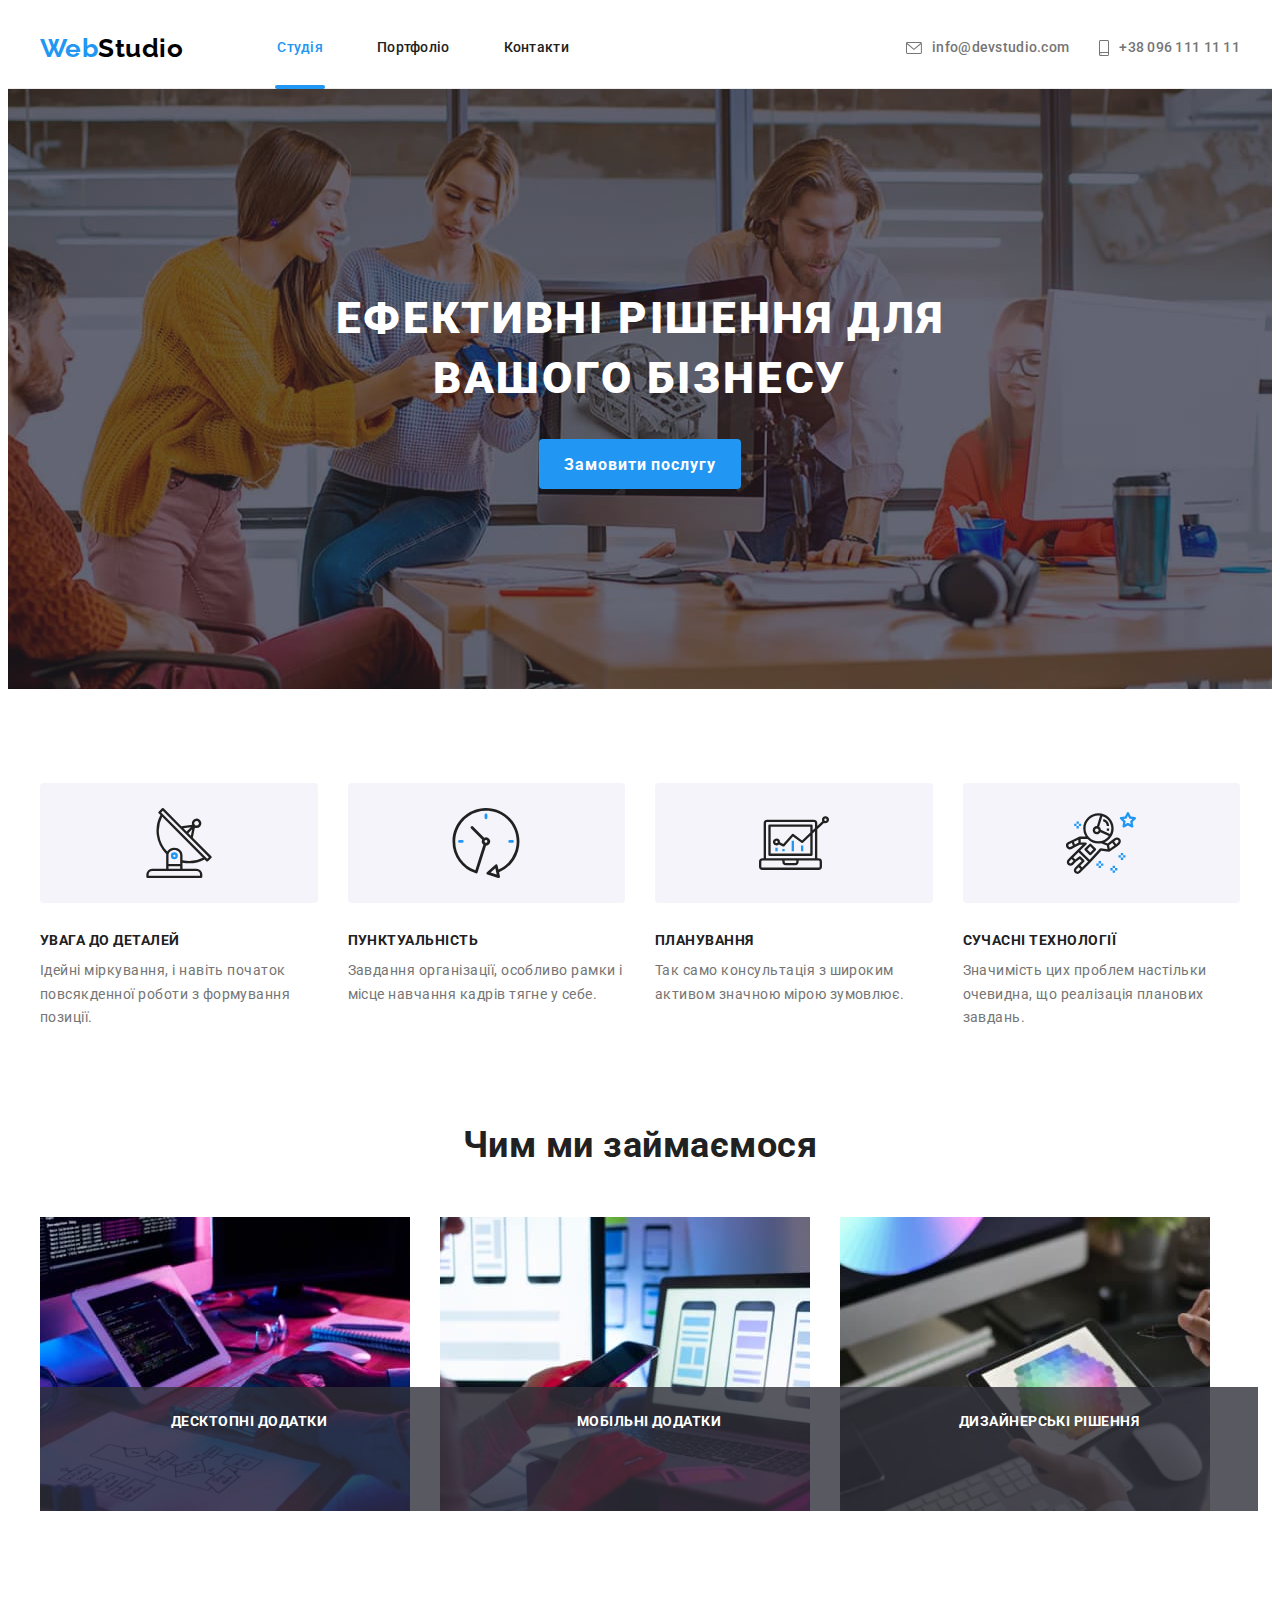
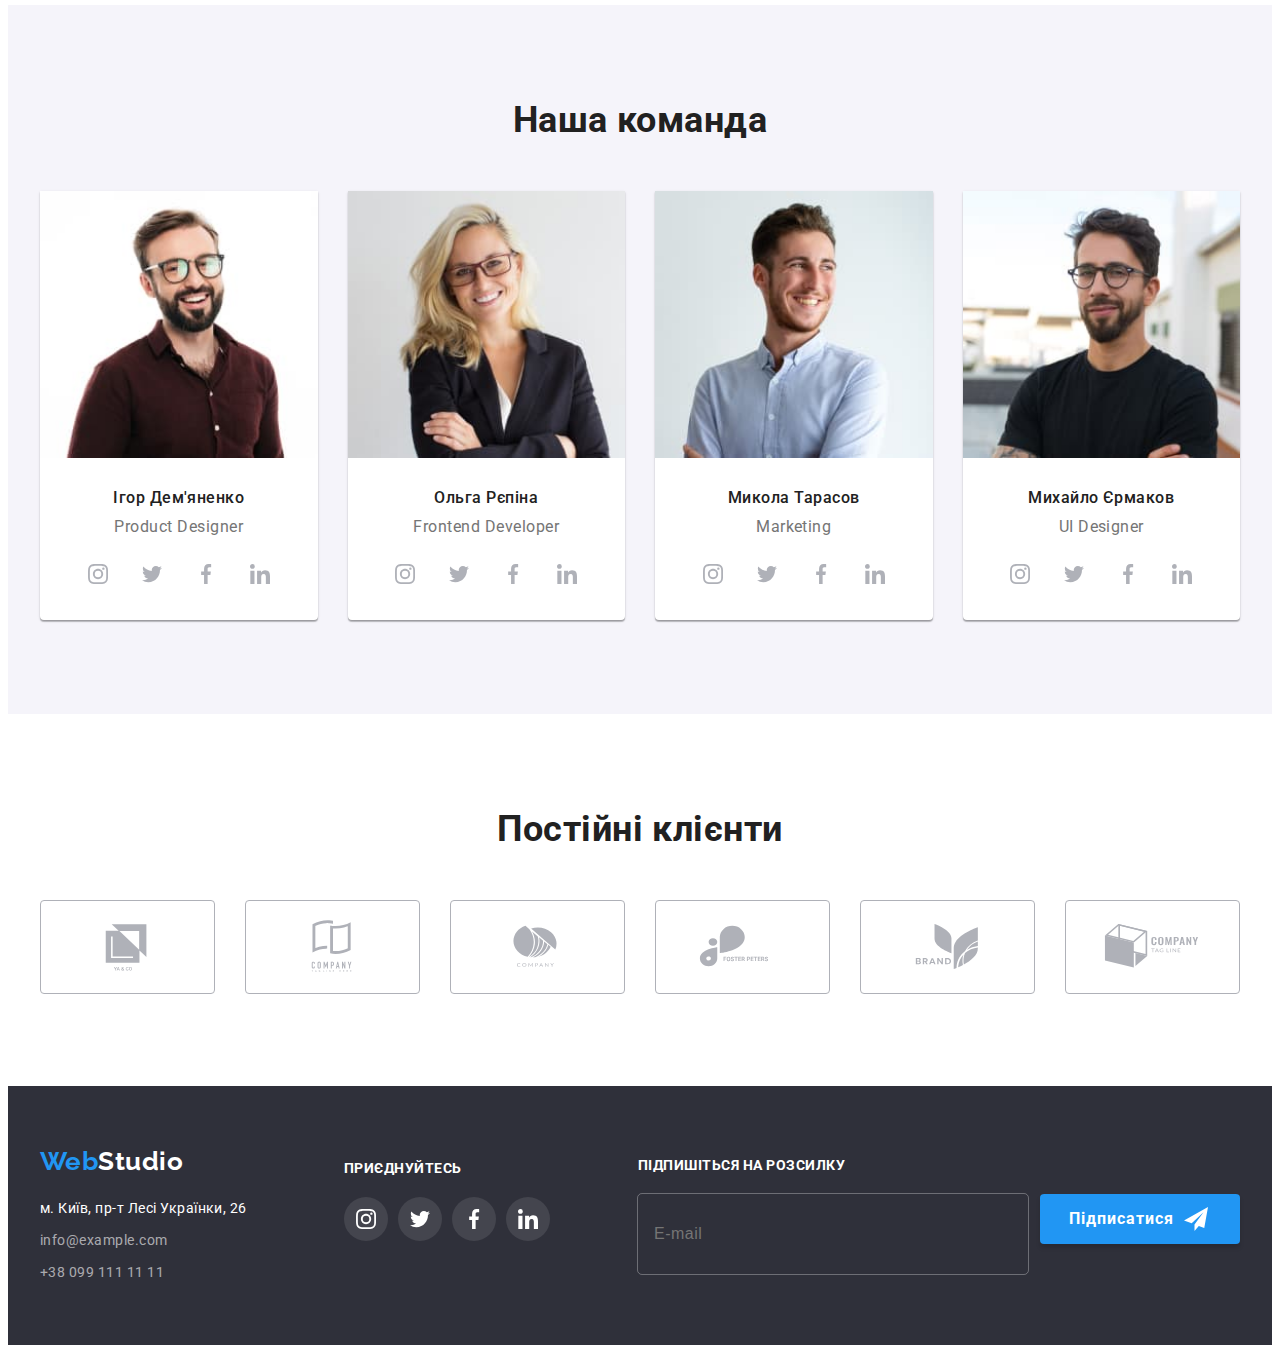
<file: index.html>
<!DOCTYPE html>
<html lang="uk">
	<head>
		<meta charset="UTF-8" />
		<meta http-equiv="X-UA-Compatible" content="IE=edge" />
		<meta name="viewport" content="width=device-width, initial-scale=1.0" />
		<title>WebStudio</title>
		<!-- css-normalize -->
		<link
			rel="stylesheet"
			href="https://cdnjs.cloudflare.com/ajax/libs/modern-normalize/1.1.0/modern-normalize.min.css"
			integrity="sha512-wpPYUAdjBVSE4KJnH1VR1HeZfpl1ub8YT/NKx4PuQ5NmX2tKuGu6U/JRp5y+Y8XG2tV+wKQpNHVUX03MfMFn9Q=="
			crossorigin="anonymous"
			referrerpolicy="no-referrer"
		/>
		<!-- css styles -->
		<link rel="stylesheet" href="./css/main.min.css" />
		<!-- fonts -->
		<link rel="preconnect" href="https://fonts.googleapis.com" />
		<link rel="preconnect" href="https://fonts.gstatic.com" crossorigin />
		<link
			href="https://fonts.googleapis.com/css2?family=Raleway:wght@700&family=Roboto:wght@400;500;700;900&display=swap"
			rel="stylesheet"
		/>
	</head>

	<body>
		<header class="header">
			<!-- navigation -->
			<div class="container header__container">
				<nav class="header__navigation navigation">
					<!-- logo -->
					<a href="./index.html" class="logo link" lang="en">Web<span class="logo__decor--dark">Studio</span></a>
					<!-- mob-menu-button -->
					<button class="menu-btn" type="button" aria-expanded="false" aria-controls="menu-container" data-menu-button>
						<svg class="menu-btn__svg" width="40" height="40" aria-label="Кнопка мобільного меню">
							<use class="menu-btn__icon-open" href="./img/icons.svg#icon-menu-open"></use>
							<use class="menu-btn__icon-close" href="./img/icons.svg#icon-menu-close"></use>
						</svg>
					</button>
					<!-- menu-content -->
					<div class="menu-backdrop" data-menu-backdrop>
						<div class="menu-container" id="menu-container" data-menu>
							<!-- header navigation -->
							<ul class="menu header__menu list">
								<li class="menu__item"><a class="menu__link link current" href="./index.html">Студія</a></li>
								<li class="menu__item"><a class="menu__link link" href="./portfolio.html">Портфоліо</a></li>
								<li class="menu__item"><a class="menu__link link" href="#">Контакти</a></li>
							</ul>

							<div class="header__cont-soc-wrap">
								<!-- header contacts -->
								<ul class="contacts header__contacts list">
									<li class="contacts__item">
										<a class="contacts__link-tel link" href="tel:+380961111111">
											<svg class="contacts__tel-icon" width="10" height="16">
												<use href="./img/icons.svg#icon-smartphone"></use></svg
											>+38 096 111 11 11
										</a>
									</li>
									<li class="contacts__item">
										<a class="contacts__link-mail link" href="mailto:info@devstudio.com">
											<svg class="contacts__mail-icon" width="16" height="12">
												<use href="./img/icons.svg#icon-mail"></use>
											</svg>
											info@devstudio.com</a
										>
									</li>
								</ul>
								<!-- soc-links -->
								<ul class="soc-list header__soc-list list">
									<li class="soc-list__item"><a class="soc-list__link link" href="#">Instagram</a></li>
									<li class="soc-list__item"><a class="soc-list__link link" href="#">Twitter</a></li>
									<li class="soc-list__item"><a class="soc-list__link link" href="#">Facebook</a></li>
									<li class="soc-list__item"><a class="soc-list__link link" href="#">LinkedIn</a></li>
								</ul>
							</div>
						</div>
					</div>
				</nav>
			</div>
		</header>

		<main>
			<!-- hero -->
			<section class="hero">
				<div class="container">
					<h1 class="hero__title">Ефективні рішення для вашого бізнесу</h1>
					<button class="hero__btn btn" type="button" data-modal-open>Замовити послугу</button>
				</div>
			</section>
			<!-- benefits -->
			<section class="benefits section">
				<div class="container">
					<h2 class="visually-hidden">Особливості</h2>
					<ul class="pic-list list">
						<li class="pic-list__item">
							<div class="pic-list__svg-wrap">
								<svg width="70" height="70">
									<use href="./img/icons.svg#icon-antenna"></use>
								</svg>
							</div>
							<h3 class="pic-list__title">Увага до деталей</h3>
							<p class="pic-list__description">
								Ідейні міркування, і навіть початок повсякденної роботи з формування позиції.
							</p>
						</li>
						<li class="pic-list__item">
							<div class="pic-list__svg-wrap">
								<svg width="70" height="70">
									<use href="./img/icons.svg#icon-clock"></use>
								</svg>
							</div>
							<h3 class="pic-list__title">Пунктуальність</h3>
							<p class="pic-list__description">
								Завдання організації, особливо рамки і місце навчання кадрів тягне у себе.
							</p>
						</li>
						<li class="pic-list__item">
							<div class="pic-list__svg-wrap">
								<svg width="70" height="70">
									<use href="./img/icons.svg#icon-diagram"></use>
								</svg>
							</div>
							<h3 class="pic-list__title">Планування</h3>
							<p class="pic-list__description">Так само консультація з широким активом значною мірою зумовлює.</p>
						</li>
						<li class="pic-list__item">
							<div class="pic-list__svg-wrap">
								<svg width="70" height="70">
									<use href="./img/icons.svg#icon-astronaut"></use>
								</svg>
							</div>
							<h3 class="pic-list__title">Сучасні технології</h3>
							<p class="pic-list__description">
								Значимість цих проблем настільки очевидна, що реалізація планових завдань.
							</p>
						</li>
					</ul>
				</div>
			</section>
			<!-- workflow photos -->
			<section class="workflow section">
				<div class="container">
					<h2 class="section-title">Чим ми займаємося</h2>
					<ul class="photo-list list">
						<li class="photo-list__item">
							<img
								srcset="./img/workflow-1-desc.jpg 1x, ./img/workflow-1-desc-2x.jpg 2x"
								src="./img/workflow-1-desc.jpg"
								alt="людина пише код за комп'ютером"
								width="370"
								height="294"
							/>
							<p class="photo-list__description">Десктопні додатки</p>
						</li>
						<li class="photo-list__item">
							<img
								srcset="./img/workflow-2-desc.jpg 1x, ./img/workflow-2-desc-2x.jpg 2x"
								src="./img/workflow-2-desc.jpg"
								alt="людина працює над мобільним додатком"
								width="370"
								height="294"
							/>
							<p class="photo-list__description">Мобільні додатки</p>
						</li>
						<li class="photo-list__item">
							<img
								srcset="./img/workflow-3-desc.jpg 1x, ./img/workflow-3-desc-2x.jpg 2x"
								src="./img/workflow-3-desc.jpg"
								alt="людина тримає планшет з відкритою палітрою"
								width="370"
								height="294"
							/>
							<p class="photo-list__description">Дизайнерські рішення</p>
						</li>
					</ul>
				</div>
			</section>
			<!-- team -->
			<section class="team section">
				<div class="container">
					<h2 class="section-title">Наша команда</h2>
					<ul class="cards list">
						<li class="cards__item">
							<picture>
								<source
									srcset="./img/team-img-1-desc.jpg 1x, ./img/team-img-1-desc-2x.jpg 2x"
									media="(min-width: 1200px)"
								/>
								<source
									srcset="./img/team-img-1-tab.jpg 1x, ./img/team-img-1-tab-2x.jpg 2x"
									media="(min-width: 768px)"
								/>
								<source
									srcset="./img/team-img-1-mob.jpg 1x, ./img/team-img-1-mob-2x.jpg 2x"
									media="(max-width: 767px)"
								/>
								<img src="./img/team-img-1-mob.jpg" alt="фото команди" width="450" height="460" />
							</picture>

							<div class="cards__wrap">
								<h3 class="cards__title">Ігор Дем'яненко</h3>
								<p class="cards__description" lang="en">Product Designer</p>
								<ul class="socials list">
									<li class="socials__item">
										<a href="#" class="socials__link socials__link--light-bg link">
											<svg class="socials__icon" width="20" height="20">
												<use href="./img/icons.svg#icon-instagram"></use>
											</svg>
										</a>
									</li>
									<li class="socials__item">
										<a href="#" class="socials__link socials__link--light-bg link">
											<svg class="socials__icon" width="20" height="20">
												<use href="./img/icons.svg#icon-twitter"></use></svg
										></a>
									</li>
									<li class="socials__item">
										<a href="#" class="socials__link socials__link--light-bg link">
											<svg class="socials__icon" width="20" height="20">
												<use href="./img/icons.svg#icon-facebook"></use></svg
										></a>
									</li>
									<li class="socials__item">
										<a href="#" class="socials__link socials__link--light-bg link">
											<svg class="socials__icon" width="20" height="20">
												<use href="./img/icons.svg#icon-linkedin"></use></svg
										></a>
									</li>
								</ul>
							</div>
						</li>
						<li class="cards__item">
							<picture>
								<source
									srcset="./img/team-img-2-desc.jpg 1x, ./img/team-img-2-desc-2x.jpg 2x"
									media="(min-width: 1200px)"
								/>
								<source
									srcset="./img/team-img-2-tab.jpg 1x, ./img/team-img-2-tab-2x.jpg 2x"
									media="(min-width: 768px)"
								/>
								<source
									srcset="./img/team-img-2-mob.jpg 1x, ./img/team-img-2-mob-2x.jpg 2x"
									media="(max-width: 767px)"
								/>
								<img src="./img/team-img-2-mob.jpg" alt="фото команди" width="450" height="460" />
							</picture>

							<div class="cards__wrap">
								<h3 class="cards__title">Ольга Рєпіна</h3>
								<p class="cards__description" lang="en">Frontend Developer</p>
								<ul class="socials list">
									<li class="socials__item">
										<a href="#" class="socials__link socials__link--light-bg link">
											<svg class="socials__icon" width="20" height="20">
												<use href="./img/icons.svg#icon-instagram"></use>
											</svg>
										</a>
									</li>
									<li class="socials__item">
										<a href="#" class="socials__link socials__link--light-bg link">
											<svg class="socials__icon" width="20" height="20">
												<use href="./img/icons.svg#icon-twitter"></use></svg
										></a>
									</li>
									<li class="socials__item">
										<a href="#" class="socials__link socials__link--light-bg link">
											<svg class="socials__icon" width="20" height="20">
												<use href="./img/icons.svg#icon-facebook"></use></svg
										></a>
									</li>
									<li class="socials__item">
										<a href="#" class="socials__link socials__link--light-bg link">
											<svg class="socials__icon" width="20" height="20">
												<use href="./img/icons.svg#icon-linkedin"></use></svg
										></a>
									</li>
								</ul>
							</div>
						</li>
						<li class="cards__item">
							<picture>
								<source
									srcset="./img/team-img-3-desc.jpg 1x, ./img/team-img-3-desc-2x.jpg 2x"
									media="(min-width: 1200px)"
								/>
								<source
									srcset="./img/team-img-3-tab.jpg 1x, ./img/team-img-3-tab-2x.jpg 2x"
									media="(min-width: 768px)"
								/>
								<source
									srcset="./img/team-img-3-mob.jpg 1x, ./img/team-img-3-mob-2x.jpg 2x"
									media="(max-width: 767px)"
								/>
								<img src="./img/team-img-3-mob.jpg" alt="фото команди" width="450" height="460" />
							</picture>

							<div class="cards__wrap">
								<h3 class="cards__title">Микола Тарасов</h3>
								<p class="cards__description" lang="en">Marketing</p>
								<ul class="socials list">
									<li class="socials__item">
										<a href="#" class="socials__link socials__link--light-bg link">
											<svg class="socials__icon" width="20" height="20">
												<use href="./img/icons.svg#icon-instagram"></use>
											</svg>
										</a>
									</li>
									<li class="socials__item">
										<a href="#" class="socials__link socials__link--light-bg link">
											<svg class="socials__icon" width="20" height="20">
												<use href="./img/icons.svg#icon-twitter"></use></svg
										></a>
									</li>
									<li class="socials__item">
										<a href="#" class="socials__link socials__link--light-bg link">
											<svg class="socials__icon" width="20" height="20">
												<use href="./img/icons.svg#icon-facebook"></use></svg
										></a>
									</li>
									<li class="socials__item">
										<a href="#" class="socials__link socials__link--light-bg link">
											<svg class="socials__icon" width="20" height="20">
												<use href="./img/icons.svg#icon-linkedin"></use></svg
										></a>
									</li>
								</ul>
							</div>
						</li>
						<li class="cards__item">
							<picture>
								<source
									srcset="./img/team-img-4-desc.jpg 1x, ./img/team-img-4-desc-2x.jpg 2x"
									media="(min-width: 1200px)"
								/>
								<source
									srcset="./img/team-img-4-tab.jpg 1x, ./img/team-img-4-tab-2x.jpg 2x"
									media="(min-width: 768px)"
								/>
								<source
									srcset="./img/team-img-4-mob.jpg 1x, ./img/team-img-4-mob-2x.jpg 2x"
									media="(max-width: 767px)"
								/>
								<img src="./img/team-img-4-mob.jpg" alt="фото команди" width="450" height="460" />
							</picture>
							<div class="cards__wrap">
								<h3 class="cards__title">Михайло Єрмаков</h3>
								<p class="cards__description" lang="en">UI Designer</p>
								<ul class="socials list">
									<li class="socials__item">
										<a href="#" class="socials__link socials__link--light-bg link">
											<svg class="socials__icon" width="20" height="20">
												<use href="./img/icons.svg#icon-instagram"></use>
											</svg>
										</a>
									</li>
									<li class="socials__item">
										<a href="#" class="socials__link socials__link--light-bg link">
											<svg class="socials__icon" width="20" height="20">
												<use href="./img/icons.svg#icon-twitter"></use></svg
										></a>
									</li>
									<li class="socials__item">
										<a href="#" class="socials__link socials__link--light-bg link">
											<svg class="socials__icon" width="20" height="20">
												<use href="./img/icons.svg#icon-facebook"></use></svg
										></a>
									</li>
									<li class="socials__item">
										<a href="#" class="socials__link socials__link--light-bg link">
											<svg class="socials__icon" width="20" height="20">
												<use href="./img/icons.svg#icon-linkedin"></use></svg
										></a>
									</li>
								</ul>
							</div>
						</li>
					</ul>
				</div>
			</section>
			<!-- clients -->
			<section class="clients section">
				<div class="container">
					<h2 class="section-title">Постійні клієнти</h2>
					<ul class="logos list">
						<li class="logos__item">
							<a href="" class="logos__link link">
								<svg class="logos__icon" width="106" height="60">
									<use href="./img/icons.svg#icon-client-logo1"></use>
								</svg>
							</a>
						</li>
						<li class="logos__item">
							<a href="" class="logos__link link">
								<svg class="logos__icon" width="106" height="60">
									<use href="./img/icons.svg#icon-client-logo2"></use>
								</svg>
							</a>
						</li>
						<li class="logos__item">
							<a href="" class="logos__link link">
								<svg class="logos__icon" width="106" height="60">
									<use href="./img/icons.svg#icon-client-logo3"></use>
								</svg>
							</a>
						</li>
						<li class="logos__item">
							<a href="" class="logos__link link">
								<svg class="logos__icon" width="106" height="60">
									<use href="./img/icons.svg#icon-client-logo4"></use>
								</svg>
							</a>
						</li>
						<li class="logos__item">
							<a href="" class="logos__link link">
								<svg class="logos__icon" width="106" height="60">
									<use href="./img/icons.svg#icon-client-logo5"></use>
								</svg>
							</a>
						</li>
						<li class="logos__item">
							<a href="" class="logos__link link">
								<svg class="logos__icon" width="106" height="60">
									<use href="./img/icons.svg#icon-client-logo6"></use>
								</svg>
							</a>
						</li>
					</ul>
				</div>
			</section>
		</main>

		<footer class="footer section">
			<div class="container footer__flex-wrap">
				<div class="footer__tablet-wrap">
					<!-- contacts and address -->
					<div class="footer__address-wrap">
						<!-- logo -->
						<a href="./index.html" class="logo link" lang="en">Web<span class="logo__decor--light">Studio</span></a>
						<!-- address & contacts -->
						<address class="address footer__address">
							<p class="address__text">м. Київ, пр-т Лесі Українки, 26</p>
							<ul class="address__list list">
								<li class="address__item">
									<a class="address__link link" href="mailto:info@example.com">info@example.com</a>
								</li>
								<li class="address__item">
									<a class="address__link link" href="tel:+380991111111">+38 099 111 11 11</a>
								</li>
							</ul>
						</address>
					</div>
					<!-- social links -->
					<div class="footer__soc-wrap">
						<b class="footer__soc-text">Приєднуйтесь</b>
						<ul class="socials list">
							<li class="socials__item">
								<a href="" class="socials__link socials__link--dark-bg link">
									<svg class="socials__icon" width="20" height="20">
										<use href="./img/icons.svg#icon-instagram"></use>
									</svg>
								</a>
							</li>
							<li class="socials__item">
								<a href="" class="socials__link socials__link--dark-bg link">
									<svg class="socials__icon" width="20" height="20">
										<use href="./img/icons.svg#icon-twitter"></use>
									</svg>
								</a>
							</li>
							<li class="socials__item">
								<a href="" class="socials__link socials__link--dark-bg link">
									<svg class="socials__icon" width="20" height="20">
										<use href="./img/icons.svg#icon-facebook"></use>
									</svg>
								</a>
							</li>
							<li class="socials__item">
								<a href="" class="socials__link socials__link--dark-bg link">
									<svg class="socials__icon" width="20" height="20">
										<use href="./img/icons.svg#icon-linkedin"></use>
									</svg>
								</a>
							</li>
						</ul>
					</div>
				</div>
				<!-- email input -->
				<div class="email footer__email">
					<b class="email__title">Підпишіться на розсилку</b>
					<form class="email__form" action="javascript:void(0);">
						<input class="email__input input" type="email" name="user-email" placeholder="E-mail" />
						<button class="email__btn btn" type="submit">
							Підписатися
							<svg class="email__icon" width="24" height="24">
								<use href="./img/icons.svg#icon-send"></use>
							</svg>
						</button>
					</form>
				</div>
			</div>
		</footer>

		<!-- modal -->
		<div class="backdrop is-hidden" data-backdrop>
			<div class="modal" data-modal>
				<button type="button" class="modal__close-btn" data-modal-close>
					<svg class="modal__svg" width="18" height="18">
						<use href="./img/icons.svg#icon-modal-close"></use>
					</svg>
				</button>
				<div class="content-wrap">
					<b class="modal__title">Залиште свої дані, ми вам передзвонимо</b>
					<form class="form" action="javascript:void(0);">
						<!-- form-inputs -->
						<ul class="form__list list">
							<!-- name -->
							<li class="form__item">
								<label for="user-name" class="form__label">Ім'я</label>
								<div class="form__input-wrap">
									<input class="form__input input" id="user-name" type="text" name="user-name" placeholder=" " />
									<svg class="form__icon" width="18" height="18">
										<use href="./img/icons.svg#icon-form-person"></use>
									</svg>
								</div>
							</li>
							<!-- tel -->
							<li class="form__item">
								<label for="user-tel" class="form__label">Телефон</label>
								<div class="form__input-wrap">
									<input
										class="form__input input"
										id="user-tel"
										type="tel"
										name="user-tel"
										minlength="10"
										placeholder=" "
										required
									/>
									<svg class="form__icon" width="18" height="18">
										<use href="./img/icons.svg#icon-form-phone"></use>
									</svg>
								</div>
							</li>
							<!-- email -->
							<li class="form__item">
								<label for="user-email" class="form__label">Пошта</label>
								<div class="form__input-wrap">
									<input
										class="form__input input"
										id="user-email"
										type="email"
										name="user-email"
										placeholder=" "
										required
									/>
									<svg class="form__icon" width="18" height="18">
										<use href="./img/icons.svg#icon-form-email"></use>
									</svg>
								</div>
							</li>
							<!-- feedback -->
							<li class="form__item">
								<label for="feedback" class="form__label">Коментар</label>
								<textarea
									class="form__feedback input"
									id="feedback"
									name="feedback"
									placeholder="Введіть текст"
								></textarea>
							</li>
						</ul>
						<!-- checkbox -->
						<div class="form__check-field">
							<input
								type="checkbox"
								name="user-policy"
								value="true"
								class="form__check-input visually-hidden"
								id="user-policy"
								required
							/>
							<label for="user-policy" class="form__check-text">
								<span class="form__check-svg-wrap"
									><svg class="form__check-icon" width="16" height="15">
										<use href="./img/icons.svg#icon-check"></use></svg
								></span>
								<span class="form__check-text-wrap">
									Погоджуюся з розсилкою та приймаю <a href="#" class="form__check-link"> Умови договору</a>
								</span>
							</label>
						</div>
						<!-- submit -->
						<div class="submit">
							<button type="submit" class="submit__btn">Відправити</button>
						</div>
					</form>
				</div>
			</div>
		</div>

		<script src="./js/menu.js"></script>
		<script src="./js/modal.js"></script>
	</body>
</html>
</file>
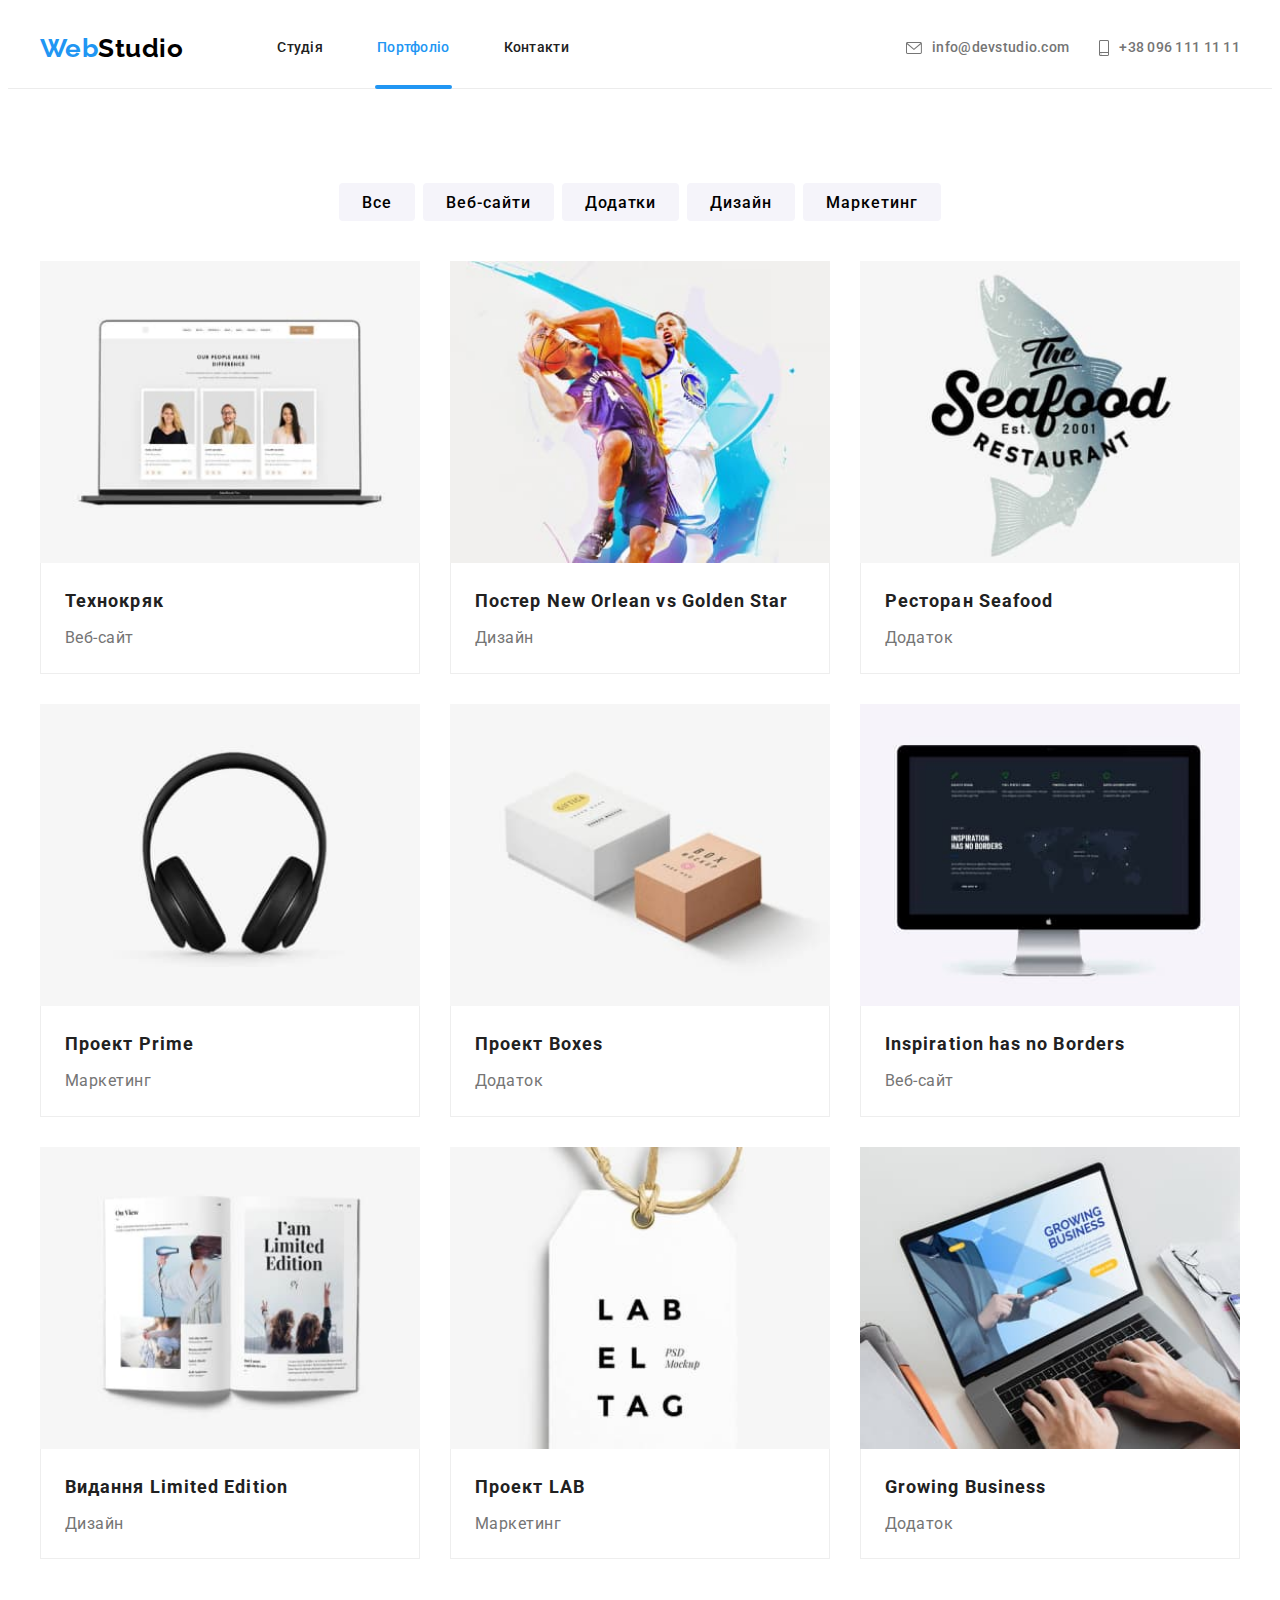
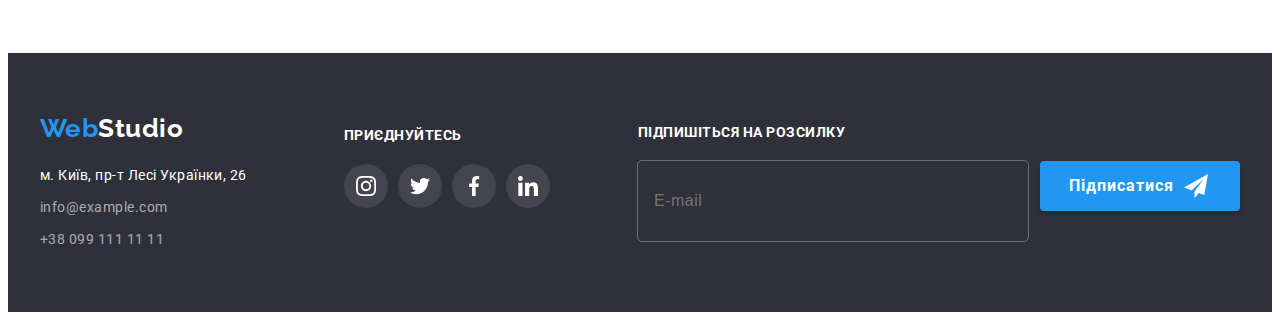
<file: portfolio.html>
<!DOCTYPE html>
<html lang="uk">
	<head>
		<meta charset="UTF-8" />
		<meta http-equiv="X-UA-Compatible" content="IE=edge" />
		<meta name="viewport" content="width=device-width, initial-scale=1.0" />
		<title>WebStudio</title>
		<!-- css-normalize -->
		<link
			rel="stylesheet"
			href="https://cdnjs.cloudflare.com/ajax/libs/modern-normalize/1.1.0/modern-normalize.min.css"
			integrity="sha512-wpPYUAdjBVSE4KJnH1VR1HeZfpl1ub8YT/NKx4PuQ5NmX2tKuGu6U/JRp5y+Y8XG2tV+wKQpNHVUX03MfMFn9Q=="
			crossorigin="anonymous"
			referrerpolicy="no-referrer"
		/>
		<!-- css styles -->
		<link rel="stylesheet" href="./css/main.min.css" />
		<!-- fonts -->
		<link rel="preconnect" href="https://fonts.googleapis.com" />
		<link rel="preconnect" href="https://fonts.gstatic.com" crossorigin />
		<link
			href="https://fonts.googleapis.com/css2?family=Raleway:wght@700&family=Roboto:wght@400;500;700;900&display=swap"
			rel="stylesheet"
		/>
	</head>

	<body>
		<header class="header">
			<!-- navigation -->
			<div class="container header__container">
				<nav class="header__navigation navigation">
					<!-- logo -->
					<a href="./index.html" class="logo link" lang="en">Web<span class="logo__decor--dark">Studio</span></a>
					<!-- mob-menu-button -->
					<button class="menu-btn" type="button" aria-expanded="false" aria-controls="menu-container" data-menu-button>
						<svg class="menu-btn__svg" width="40" height="40" aria-label="Кнопка мобільного меню">
							<use class="menu-btn__icon-open" href="./img/icons.svg#icon-menu-open"></use>
							<use class="menu-btn__icon-close" href="./img/icons.svg#icon-menu-close"></use>
						</svg>
					</button>
					<!-- menu-content -->
					<div class="menu-backdrop" data-menu-backdrop>
						<div class="menu-container" id="menu-container" data-menu>
							<!-- header navigation -->
							<ul class="menu header__menu list">
								<li class="menu__item"><a class="menu__link link" href="./index.html">Студія</a></li>
								<li class="menu__item"><a class="menu__link link current" href="./portfolio.html">Портфоліо</a></li>
								<li class="menu__item"><a class="menu__link link" href="#">Контакти</a></li>
							</ul>

							<div class="header__cont-soc-wrap">
								<!-- header contacts -->
								<ul class="contacts header__contacts list">
									<li class="contacts__item">
										<a class="contacts__link-tel link" href="tel:+380961111111">
											<svg class="contacts__tel-icon" width="10" height="16">
												<use href="./img/icons.svg#icon-smartphone"></use></svg
											>+38 096 111 11 11
										</a>
									</li>
									<li class="contacts__item">
										<a class="contacts__link-mail link" href="mailto:info@devstudio.com">
											<svg class="contacts__mail-icon" width="16" height="12">
												<use href="./img/icons.svg#icon-mail"></use>
											</svg>
											info@devstudio.com</a
										>
									</li>
								</ul>
								<!-- soc-links -->
								<ul class="soc-list header__soc-list list">
									<li class="soc-list__item"><a class="soc-list__link link" href="#">Instagram</a></li>
									<li class="soc-list__item"><a class="soc-list__link link" href="#">Twitter</a></li>
									<li class="soc-list__item"><a class="soc-list__link link" href="#">Facebook</a></li>
									<li class="soc-list__item"><a class="soc-list__link link" href="#">LinkedIn</a></li>
								</ul>
							</div>
						</div>
					</div>
				</nav>
			</div>
		</header>

		<main>
			<section class="portfolio section">
				<div class="container">
					<!-- invisible header -->
					<h1 class="visually-hidden">Портфолио</h1>
					<!-- portfolio filter -->
					<ul class="filter portfolio__filter list">
						<li class="filter__item"><button class="filter__btn" type="button">Все</button></li>
						<li class="filter__item"><button class="filter__btn" type="button">Веб-сайти</button></li>
						<li class="filter__item"><button class="filter__btn" type="button">Додатки</button></li>
						<li class="filter__item"><button class="filter__btn" type="button">Дизайн</button></li>
						<li class="filter__item"><button class="filter__btn" type="button">Маркетинг</button></li>
					</ul>

					<!-- portfolio -->
					<ul class="product-card list">
						<li class="product-card__item">
							<a href="#" class="product-card__link link">
								<div class="product-card__img-wrap">
									<picture>
										<source
											srcset="./img/product-1-desc.jpg 1x, ./img/product-1-desc-2x.jpg 2x"
											media="(min-width: 1200px)"
										/>
										<source
											srcset="./img/product-1-tab.jpg 1x, ./img/product-1-tab-2x.jpg 2x"
											media="(min-width: 768px)"
										/>
										<source
											srcset="./img/product-1-mob.jpg 1x, ./img/product-1-mob-2x.jpg 2x"
											media="(max-width: 767px)"
										/>
										<img src="./img/product-1-mob.jpg" alt="відкритий на ноубуці веб-сайт" width="450" height="294" />
									</picture>
									<p class="product-card__overlay-text">
										Ресурс пропонує комплексні пропозиції з різним рівнем функціоналу та сервісів. Все це дозволить
										відвідувачу отримати вичерпні відомості про компанію чи приватну особу.
									</p>
								</div>
								<div class="product-card__desc-wrap">
									<h2 class="product-card__title">Технокряк</h2>
									<p class="product-card__description">Веб-сайт</p>
								</div>
							</a>
						</li>
						<li class="product-card__item">
							<a href="#" class="product-card__link link">
								<div class="product-card__img-wrap">
									<picture>
										<source
											srcset="./img/product-2-desc.jpg 1x, ./img/product-2-desc-2x.jpg 2x"
											media="(min-width: 1200px)"
										/>
										<source
											srcset="./img/product-2-tab.jpg 1x, ./img/product-2-tab-2x.jpg 2x"
											media="(min-width: 768px)"
										/>
										<source
											srcset="./img/product-2-mob.jpg 1x, ./img/product-2-mob-2x.jpg 2x"
											media="(max-width: 767px)"
										/>
										<img src="./img/product-2-mob.jpg" alt="постер з баскетболістами" width="450" height="294" />
									</picture>
									<p class="product-card__overlay-text">
										Ресурс пропонує комплексні пропозиції з різним рівнем функціоналу та сервісів. Все це дозволить
										відвідувачу отримати вичерпні відомості про компанію чи приватну особу.
									</p>
								</div>
								<div class="product-card__desc-wrap">
									<h2 class="product-card__title">Постер New Orlean vs Golden Star</h2>
									<p class="product-card__description">Дизайн</p>
								</div>
							</a>
						</li>
						<li class="product-card__item">
							<a href="#" class="product-card__link link">
								<div class="product-card__img-wrap">
									<picture>
										<source
											srcset="./img/product-3-desc.jpg 1x, ./img/product-3-desc-2x.jpg 2x"
											media="(min-width: 1200px)"
										/>
										<source
											srcset="./img/product-3-tab.jpg 1x, ./img/product-3-tab-2x.jpg 2x"
											media="(min-width: 768px)"
										/>
										<source
											srcset="./img/product-3-mob.jpg 1x, ./img/product-3-mob-2x.jpg 2x"
											media="(max-width: 767px)"
										/>
										<img src="./img/product-3-mob.jpg" alt="логотип ресторану" width="450" height="294" />
									</picture>
									<p class="product-card__overlay-text">
										Ресурс пропонує комплексні пропозиції з різним рівнем функціоналу та сервісів. Все це дозволить
										відвідувачу отримати вичерпні відомості про компанію чи приватну особу.
									</p>
								</div>
								<div class="product-card__desc-wrap">
									<h2 class="product-card__title">Ресторан Seafood</h2>
									<p class="product-card__description">Додаток</p>
								</div>
							</a>
						</li>
						<li class="product-card__item">
							<a href="#" class="product-card__link link">
								<div class="product-card__img-wrap">
									<picture>
										<source
											srcset="./img/product-4-desc.jpg 1x, ./img/product-4-desc-2x.jpg 2x"
											media="(min-width: 1200px)"
										/>
										<source
											srcset="./img/product-4-tab.jpg 1x, ./img/product-4-tab-2x.jpg 2x"
											media="(min-width: 768px)"
										/>
										<source
											srcset="./img/product-4-mob.jpg 1x, ./img/product-4-mob-2x.jpg 2x"
											media="(max-width: 767px)"
										/>
										<img src="./img/product-4-mob.jpg" alt="чорні безпроводні навушники" width="450" height="294" />
									</picture>
									<p class="product-card__overlay-text">
										Ресурс пропонує комплексні пропозиції з різним рівнем функціоналу та сервісів. Все це дозволить
										відвідувачу отримати вичерпні відомості про компанію чи приватну особу.
									</p>
								</div>
								<div class="product-card__desc-wrap">
									<h2 class="product-card__title">Проект Prime</h2>
									<p class="product-card__description">Маркетинг</p>
								</div>
							</a>
						</li>
						<li class="product-card__item">
							<a href="#" class="product-card__link link">
								<div class="product-card__img-wrap">
									<picture>
										<source
											srcset="./img/product-5-desc.jpg 1x, ./img/product-5-desc-2x.jpg 2x"
											media="(min-width: 1200px)"
										/>
										<source
											srcset="./img/product-5-tab.jpg 1x, ./img/product-5-tab-2x.jpg 2x"
											media="(min-width: 768px)"
										/>
										<source
											srcset="./img/product-5-mob.jpg 1x, ./img/product-5-mob-2x.jpg 2x"
											media="(max-width: 767px)"
										/>
										<img src="./img/product-5-mob.jpg" alt="дві коробки" width="450" height="294" />
									</picture>
									<p class="product-card__overlay-text">
										Ресурс пропонує комплексні пропозиції з різним рівнем функціоналу та сервісів. Все це дозволить
										відвідувачу отримати вичерпні відомості про компанію чи приватну особу.
									</p>
								</div>
								<div class="product-card__desc-wrap">
									<h2 class="product-card__title">Проект Boxes</h2>
									<p class="product-card__description">Додаток</p>
								</div>
							</a>
						</li>
						<li class="product-card__item">
							<a href="#" class="product-card__link link">
								<div class="product-card__img-wrap">
									<picture>
										<source
											srcset="./img/product-6-desc.jpg 1x, ./img/product-6-desc-2x.jpg 2x"
											media="(min-width: 1200px)"
										/>
										<source
											srcset="./img/product-6-tab.jpg 1x, ./img/product-6-tab-2x.jpg 2x"
											media="(min-width: 768px)"
										/>
										<source
											srcset="./img/product-6-mob.jpg 1x, ./img/product-6-mob-2x.jpg 2x"
											media="(max-width: 767px)"
										/>
										<img src="./img/product-6-mob.jpg" alt="відкритий на моніторі веб-сайт" width="450" height="294" />
									</picture>
									<p class="product-card__overlay-text">
										Ресурс пропонує комплексні пропозиції з різним рівнем функціоналу та сервісів. Все це дозволить
										відвідувачу отримати вичерпні відомості про компанію чи приватну особу.
									</p>
								</div>

								<div class="product-card__desc-wrap">
									<h2 class="product-card__title" lang="en">Inspiration has no Borders</h2>
									<p class="product-card__description">Веб-сайт</p>
								</div>
							</a>
						</li>
						<li class="product-card__item">
							<a href="#" class="product-card__link link">
								<div class="product-card__img-wrap">
									<picture>
										<source
											srcset="./img/product-7-desc.jpg 1x, ./img/product-7-desc-2x.jpg 2x"
											media="(min-width: 1200px)"
										/>
										<source
											srcset="./img/product-7-tab.jpg 1x, ./img/product-7-tab-2x.jpg 2x"
											media="(min-width: 768px)"
										/>
										<source
											srcset="./img/product-7-mob.jpg 1x, ./img/product-7-mob-2x.jpg 2x"
											media="(max-width: 767px)"
										/>
										<img src="./img/product-7-mob.jpg" alt="книга" width="450" height="294" />
									</picture>
									<p class="product-card__overlay-text">
										Ресурс пропонує комплексні пропозиції з різним рівнем функціоналу та сервісів. Все це дозволить
										відвідувачу отримати вичерпні відомості про компанію чи приватну особу.
									</p>
								</div>
								<div class="product-card__desc-wrap">
									<h2 class="product-card__title">Видання Limited Edition</h2>
									<p class="product-card__description">Дизайн</p>
								</div>
							</a>
						</li>
						<li class="product-card__item">
							<a href="#" class="product-card__link link">
								<div class="product-card__img-wrap">
									<picture>
										<source
											srcset="./img/product-8-desc.jpg 1x, ./img/product-8-desc-2x.jpg 2x"
											media="(min-width: 1200px)"
										/>
										<source
											srcset="./img/product-8-tab.jpg 1x, ./img/product-8-tab-2x.jpg 2x"
											media="(min-width: 768px)"
										/>
										<source
											srcset="./img/product-8-mob.jpg 1x, ./img/product-8-mob-2x.jpg 2x"
											media="(max-width: 767px)"
										/>
										<img src="./img/product-8-mob.jpg" alt="лейбл" width="450" height="294" />
									</picture>
									<p class="product-card__overlay-text">
										Ресурс пропонує комплексні пропозиції з різним рівнем функціоналу та сервісів. Все це дозволить
										відвідувачу отримати вичерпні відомості про компанію чи приватну особу.
									</p>
								</div>

								<div class="product-card__desc-wrap">
									<h2 class="product-card__title">Проект LAB</h2>
									<p class="product-card__description">Маркетинг</p>
								</div>
							</a>
						</li>
						<li class="product-card__item">
							<a href="#" class="product-card__link link">
								<div class="product-card__img-wrap">
									<picture>
										<source
											srcset="./img/product-9-desc.jpg 1x, ./img/product-9-desc-2x.jpg 2x"
											media="(min-width: 1200px)"
										/>
										<source
											srcset="./img/product-9-tab.jpg 1x, ./img/product-9-tab-2x.jpg 2x"
											media="(min-width: 768px)"
										/>
										<source
											srcset="./img/product-9-mob.jpg 1x, ./img/product-9-mob-2x.jpg 2x"
											media="(max-width: 767px)"
										/>
										<img src="./img/product-9-mob.jpg" alt="відкритий на ноутбуці додаток" width="450" height="294" />
									</picture>
									<p class="product-card__overlay-text">
										Ресурс пропонує комплексні пропозиції з різним рівнем функціоналу та сервісів. Все це дозволить
										відвідувачу отримати вичерпні відомості про компанію чи приватну особу.
									</p>
								</div>

								<div class="product-card__desc-wrap">
									<h2 class="product-card__title" lang="en">Growing Business</h2>
									<p class="product-card__description">Додаток</p>
								</div>
							</a>
						</li>
					</ul>
				</div>
			</section>
		</main>

		<footer class="footer section">
			<div class="container footer__flex-wrap">
				<div class="footer__tablet-wrap">
					<!-- contacts and address -->
					<div class="footer__address-wrap">
						<!-- logo -->
						<a href="./index.html" class="logo link" lang="en">Web<span class="logo__decor--light">Studio</span></a>
						<!-- address & contacts -->
						<address class="address footer__address">
							<p class="address__text">м. Київ, пр-т Лесі Українки, 26</p>
							<ul class="address__list list">
								<li class="address__item">
									<a class="address__link link" href="mailto:info@example.com">info@example.com</a>
								</li>
								<li class="address__item">
									<a class="address__link link" href="tel:+380991111111">+38 099 111 11 11</a>
								</li>
							</ul>
						</address>
					</div>
					<!-- social links -->
					<div class="footer__soc-wrap">
						<b class="footer__soc-text">Приєднуйтесь</b>
						<ul class="socials list">
							<li class="socials__item">
								<a href="" class="socials__link socials__link--dark-bg link">
									<svg class="socials__icon" width="20" height="20">
										<use href="./img/icons.svg#icon-instagram"></use>
									</svg>
								</a>
							</li>
							<li class="socials__item">
								<a href="" class="socials__link socials__link--dark-bg link">
									<svg class="socials__icon" width="20" height="20">
										<use href="./img/icons.svg#icon-twitter"></use>
									</svg>
								</a>
							</li>
							<li class="socials__item">
								<a href="" class="socials__link socials__link--dark-bg link">
									<svg class="socials__icon" width="20" height="20">
										<use href="./img/icons.svg#icon-facebook"></use>
									</svg>
								</a>
							</li>
							<li class="socials__item">
								<a href="" class="socials__link socials__link--dark-bg link">
									<svg class="socials__icon" width="20" height="20">
										<use href="./img/icons.svg#icon-linkedin"></use>
									</svg>
								</a>
							</li>
						</ul>
					</div>
				</div>
				<!-- email input -->
				<div class="email footer__email">
					<b class="email__title">Підпишіться на розсилку</b>
					<form class="email__form" action="javascript:void(0);">
						<input class="email__input input" type="email" name="user-email" placeholder="E-mail" />
						<button class="email__btn btn" type="submit">
							Підписатися
							<svg class="email__icon" width="24" height="24">
								<use href="./img/icons.svg#icon-send"></use>
							</svg>
						</button>
					</form>
				</div>
			</div>
		</footer>

		<script src="./js/menu.js"></script>
	</body>
</html>
</file>
<file: css/main.min.css>
:root{--accent-color: #2196f3;--dark-text-color: #212121;--light-text-color: #ffffff;--description-text-color: #757575;--dark-background-color: #2f303a;--light-background-color: #f5f4fa;--main-background-color: #ffffff;--duration: 250ms;--function: cubic-bezier(0.4, 0, 0.2, 1);--bg-gradient: linear-gradient(rgba(47, 48, 58, 0.4), rgba(47, 48, 58, 0.4));--header-border: 1px}h1,h2,h3,h4,h5,h6,p{margin:0}img{display:block;width:100%;height:auto}.list{list-style:none;margin:0;padding-left:0}.link{text-decoration:none;display:inline-block;cursor:pointer}body{font-family:"Roboto",sans-serif;color:var(--dark-text-color);background-color:var(--main-background-color);letter-spacing:.03em}.section{padding-top:60px;padding-bottom:60px}@media screen and (min-width: 1200px){.section{padding-top:94px;padding-bottom:94px}}body.modal-open{overflow:hidden}body.modal-open .menu-btn{pointer-events:none}body.menu-open{overflow:hidden}.visually-hidden{position:absolute;width:1px;height:1px;margin:-1px;border:0;padding:0;white-space:nowrap;clip-path:inset(100%);clip:rect(0 0 0 0);overflow:hidden}.container{width:100%;margin:0 auto;padding-right:15px;padding-left:15px}@media screen and (min-width: 480px){.container{width:480px}}@media screen and (min-width: 768px){.container{width:768px}}@media screen and (min-width: 1200px){.container{width:1200px}}.logo{font-family:"Raleway";font-weight:700;font-size:24px;line-height:1.17;color:var(--accent-color)}@media screen and (min-width: 1200px){.logo{font-size:26px;line-height:1.19}}.logo__decor--dark{color:#000}.logo__decor--light{color:var(--light-text-color)}.navigation{position:relative;height:100%;display:flex;align-items:center}@media screen and (min-width: 768px){.navigation{gap:87px}}@media screen and (min-width: 1200px){.navigation{gap:92px}}@media screen and (max-width: 767px){.menu-backdrop{display:none}.menu-backdrop.is-open{display:block;z-index:100;width:100%;height:100%;background-color:var(--main-background-color);overflow-y:auto;position:fixed;top:0;left:0}}@media screen and (min-width: 768px){.menu-backdrop{flex-grow:1}}.menu-container{width:100%;margin:0 auto}@media screen and (max-width: 479px){.menu-container{padding:38px 30px}}@media screen and (min-width: 480px)and (max-width: 767px){.menu-container{padding:48px 40px;width:480px}}@media screen and (max-width: 767px){.menu-container{height:100%;display:flex;flex-direction:column;justify-content:space-between}}@media screen and (min-width: 768px){.menu-container{display:flex;align-items:center;justify-content:space-between}}@media screen and (min-width: 768px){.menu{display:flex;align-items:center}}@media screen and (max-width: 767px){.menu__item:not(:last-child){margin-bottom:32px}}@media screen and (min-width: 768px){.menu__item:not(:last-child){margin-right:50px}}.menu__link{font-weight:500;font-size:25px;line-height:1.17;letter-spacing:.02em;color:var(--dark-text-color)}@media screen and (min-width: 480px){.menu__link{font-weight:500;font-size:40px;line-height:1.17;letter-spacing:.02em}}@media screen and (min-width: 768px){.menu__link{font-weight:500;font-size:14px;line-height:1.14;letter-spacing:.02em;padding:32px 2px;position:relative;transition:color var(--duration) var(--function)}}.menu__link:hover,.menu__link:focus{color:var(--accent-color)}.menu__link.current{color:var(--accent-color)}@media screen and (min-width: 768px){.menu__link.current::after,.menu__link:hover::after,.menu__link:focus::after{content:"";display:block;width:100%;height:4px;background-color:currentColor;border-radius:2px;position:absolute;bottom:calc(0px - var(--header-border));left:0}}@media screen and (min-width: 768px){.contacts{display:flex;flex-direction:column-reverse;gap:10px}}@media screen and (min-width: 1200px){.contacts{flex-direction:row-reverse;gap:30px}}@media screen and (max-width: 767px){.contacts__item:not(:last-child){margin-bottom:32px}}.contacts__link-tel{font-weight:500;font-size:24px;line-height:1.17;letter-spacing:.02em;color:var(--accent-color)}@media screen and (min-width: 480px){.contacts__link-tel{font-weight:500;font-size:34px;line-height:1.17;letter-spacing:.02em}}.contacts__tel-icon,.contacts__mail-icon{display:none}@media screen and (min-width: 768px){.contacts__tel-icon,.contacts__mail-icon{display:block;fill:currentColor}}.contacts__link-mail{font-weight:500;font-size:20px;line-height:1.17;letter-spacing:.02em;color:var(--description-text-color)}@media screen and (min-width: 480px){.contacts__link-mail{font-weight:500;font-size:24px;line-height:1.17;letter-spacing:.02em}}.contacts__link-mail:hover,.contacts__link-mail:focus{color:var(--accent-color)}@media screen and (min-width: 768px){.contacts__link-tel,.contacts__link-mail{font-weight:500;font-size:12px;line-height:1.17;letter-spacing:.02em;color:var(--description-text-color);display:inline-flex;align-items:center;gap:10px;transition:color var(--duration) var(--function)}}@media screen and (min-width: 1200px){.contacts__link-tel,.contacts__link-mail{font-weight:500;font-size:14px;line-height:1.14;letter-spacing:.02em;padding-top:32px;padding-bottom:32px}}@media screen and (min-width: 768px){.contacts__link-tel:hover,.contacts__link-tel:focus,.contacts__link-mail:hover,.contacts__link-mail:focus{color:var(--accent-color)}}.soc-list{display:flex;align-items:center}@media screen and (min-width: 768px){.soc-list{display:none}}.soc-list__item:not(:last-child){border-right:1px solid var(--accent-color);padding-right:10px;margin-right:10px}.soc-list__link{font-weight:500;font-size:13px;line-height:1.22;letter-spacing:.02em;color:var(--accent-color)}@media screen and (min-width: 480px){.soc-list__link{font-weight:500;font-size:18px;line-height:1.22;letter-spacing:.02em}}.section-title{font-size:28px;line-height:1.18;text-align:center;margin-bottom:30px}@media screen and (min-width: 1200px){.section-title{margin-bottom:50px;font-size:36px;line-height:1.17}}.btn{font-family:inherit;font-weight:700;font-size:16px;line-height:1.87;letter-spacing:.06em;text-align:center;color:var(--light-text-color);background-color:var(--accent-color);border:1px solid rgba(0,0,0,0);border-radius:4px;cursor:pointer;transition:background-color var(--duration) var(--function)}.btn:hover,.btn:focus{background-color:#188ce8}.input{border:rgba(0,0,0,0);border-radius:4px;cursor:pointer;transition:outline-color var(--duration) var(--function),outline var(--duration) var(--function)}.input:focus{outline-color:var(--accent-color)}.input:hover{outline:2px solid var(--accent-color)}.socials{display:flex;justify-content:center;gap:10px}.socials__item{width:44px;height:44px}.socials__link{height:100%;border-radius:50%;display:flex;align-items:center;justify-content:center}.socials__link--light-bg{background-color:var(--main-background-color);color:#afb1b8;transition:color var(--duration) var(--function),background-color var(--duration) var(--function)}.socials__link--light-bg:hover,.socials__link--light-bg:focus{color:var(--main-background-color);background-color:var(--accent-color)}.socials__link--dark-bg{background-color:#44454e;color:var(--main-background-color);transition:background-color var(--duration) var(--function)}.socials__link--dark-bg:hover,.socials__link--dark-bg:focus{background-color:var(--accent-color)}.socials__icon{--icon-color: currentColor;fill:var(--icon-color)}.backdrop{position:fixed;top:0;left:0;z-index:300;width:100vw;height:100vh;background:rgba(0,0,0,.2);overflow-y:auto;opacity:1;visibility:visible;pointer-events:initial;transition:opacity 500ms var(--function),visibility 500ms var(--function)}@media screen and (max-width: 479px){.backdrop{padding:93px 15px}}.is-hidden{opacity:0;visibility:hidden;pointer-events:none;transition:opacity 500ms var(--function),visibility 500ms var(--function)}.modal{width:100%;background:var(--main-background-color);box-shadow:0px 1px 3px rgba(0,0,0,.12),0px 1px 1px rgba(0,0,0,.14),0px 2px 1px rgba(0,0,0,.2);border-radius:4px;padding:40px 20px;position:relative;transition:width 500ms var(--function),transform 500ms var(--function),opacity 500ms var(--function)}@media screen and (min-width: 480px){.modal{width:450px;min-height:610px;padding:40px;position:absolute;top:50%;left:50%;transform:translate(-50%, -50%)}}@media screen and (min-width: 1200px){.modal{width:528px;min-height:581px}}.backdrop.is-hidden .modal{transform:scale(0);opacity:0;transition:width 500ms var(--function),transform 500ms var(--function),opacity 500ms var(--function)}.modal__close-btn{width:30px;height:30px;border-radius:50%;background:var(--main-background-color);border:1px solid rgba(0,0,0,.1);display:flex;align-items:center;justify-content:center;position:absolute;right:8px;top:8px;cursor:pointer}.modal__svg{fill:currentColor;transition:fill var(--duration) var(--function)}.modal__close-btn:hover .modal__svg,.modal__close-btn:focus .modal__svg{fill:var(--accent-color)}.modal__title{font-weight:700;font-size:20px;line-height:1.5;text-align:center;color:var(--dark-text-color);display:block;margin-bottom:12px}@media screen and (min-width: 1200px){.modal__title{font-weight:700;font-size:20px;line-height:1.15}}.content-wrap{transform:scale(1);transition:transform 500ms var(--function),opacity 700ms var(--function)}.backdrop.is-hidden .content-wrap{transform:scale(0);opacity:0;transition:transform 500ms var(--function),opacity 500ms var(--function)}.form__list{margin-bottom:20px}.form__item:not(:last-child){margin-bottom:10px}.form__label{font-family:"Roboto";font-size:12px;line-height:1.17;letter-spacing:.01em;color:var(--description-text-color);display:block;margin-bottom:4px}.form__input-wrap{position:relative}.form__input{width:100%;height:40px;padding-left:42px;padding-right:12px;outline:1px solid rgba(33,33,33,.2);transition:outline-color var(--duration) var(--function),outline var(--duration) var(--function),background-color var(--duration) var(--function)}.form__input:not(:focus):not(:placeholder-shown):valid{background-color:rgba(60,235,150,.0901960784)}.form__input:not(:focus):not(:placeholder-shown):invalid{background-color:rgba(235,60,60,.1176470588)}.form__icon{position:absolute;left:12px;top:50%;transform:translateY(-50%);fill:#212121;transition:fill var(--duration) var(--function)}.form__input:focus+.form__icon,.form__input:hover+.form__icon{fill:var(--accent-color)}.form__feedback{width:100%;height:120px;padding:12px 16px;outline:1px solid rgba(33,33,33,.2);resize:none}.form__feedback:placeholder-shown{font-size:14px;line-height:1.14;letter-spacing:.01em;color:rgba(117,117,117,.5)}@media screen and (min-width: 1200px){.form__feedback:placeholder-shown{font-size:12px;line-height:1.17;letter-spacing:.01em}}.form__check-field{margin-bottom:30px}.form__check-text{font-size:12px;line-height:1.17;color:var(--description-text-color);display:flex;align-items:center;justify-content:center;cursor:pointer}@media screen and (min-width: 1200px){.form__check-text{font-size:14px;line-height:1.71}}.form__check-text .form__check-svg-wrap{width:16px;height:15px;border:2px solid var(--dark-text-color);border-radius:3px;margin-right:8px;display:flex;align-items:center;justify-content:center;transition:background-color var(--duration) var(--function),border-color var(--duration) var(--function)}.form__check-input:checked+.form__check-text .form__check-svg-wrap{background-color:var(--accent-color);border-color:var(--accent-color)}.form__check-input:focus+.form__check-text .form__check-svg-wrap,.form__check-input:hover+.form__check-text .form__check-svg-wrap{border-color:var(--accent-color)}.form__check-icon{fill:rgba(0,0,0,0);transition:fill var(--duration) var(--function)}.form__check-input:checked+.form__check-text .form__check-icon{fill:#fff}.form__check-link{font-size:12px;line-height:1.17;color:#2196f3;margin-left:6px}@media screen and (min-width: 1200px){.form__check-link{font-size:14px;line-height:1.71}}.submit{text-align:center}.submit__btn{font-family:inherit;font-weight:700;font-size:16px;line-height:1.87;letter-spacing:.06em;text-align:center;color:var(--light-text-color);min-width:200px;height:50px;padding:10px 52px;background-color:var(--accent-color);box-shadow:0px 4px 4px rgba(0,0,0,.15);border:1px solid rgba(0,0,0,0);border-radius:4px;cursor:pointer;transition:background-color var(--duration) var(--function)}.submit__btn:hover,.submit__btn:focus{background-color:#188ce8}.form:invalid .submit__btn{pointer-events:none}.modal-animation{animation:rotateY 1300ms linear 400ms}.modal-mobile-animation{animation:mobilerotateY 1300ms linear 400ms}@keyframes rotateY{0%{transform:translate(-50%, -50%) perspective(1500px) rotateY(0deg)}25%{transform:translate(-50%, -50%) perspective(1500px) rotateY(15deg)}50%{transform:translate(-50%, -50%) perspective(1500px) rotateY(0deg)}75%{transform:translate(-50%, -50%) perspective(1500px) rotateY(-10deg)}100%{transform:translate(-50%, -50%) perspective(1500px) rotateY(0deg)}}@keyframes mobilerotateY{0%{transform:perspective(1500px) rotateY(0deg)}25%{transform:perspective(1500px) rotateY(15deg)}50%{transform:perspective(1500px) rotateY(0deg)}75%{transform:perspective(1500px) rotateY(-10deg)}100%{transform:perspective(1500px) rotateY(0deg)}}.header{border-bottom:var(--header-border) solid #ececec}@media screen and (max-width: 767px){.header{height:60px;display:flex;align-items:center}}.header__container{height:100%}@media screen and (max-width: 767px){.header__menu{margin-bottom:80px}}@media screen and (max-width: 767px){.header__soc-list{margin-top:64px}}.menu-btn{background-color:rgba(0,0,0,0);border:1px solid rgba(0,0,0,0);display:inline-flex;margin:0;padding:0;cursor:pointer;position:absolute;top:10px;right:0;z-index:200}@media screen and (min-width: 768px){.menu-btn{display:none}}.menu-btn__svg{fill:currentColor}.menu-btn__svg:hover,.menu-btn__svg:focus{fill:var(--accent-color)}.menu-btn.is-open .menu-btn__icon-open{display:none}.menu-btn__icon-close{display:none}.menu-btn.is-open .menu-btn__icon-close{display:block}.hero{text-align:center;max-width:1600px;padding-top:118px;padding-bottom:118px;margin:0 auto;background-color:#c4c4c4;background-image:var(--bg-gradient),url(../img/hero-bg-mob.jpg);background-repeat:no-repeat;background-position:center;background-size:cover}@media(min-device-pixel-ratio: 2),(min-resolution: 192dpi),(min-resolution: 2dppx){.hero{background-image:var(--bg-gradient),url("../img/hero-bg-mob-2x.jpg")}}@media screen and (min-width: 768px){.hero{background-image:var(--bg-gradient),url(../img/hero-bg-tab.jpg)}}@media screen and (min-width: 768px)and (min-device-pixel-ratio: 2),screen and (min-width: 768px)and (min-resolution: 192dpi),screen and (min-width: 768px)and (min-resolution: 2dppx){.hero{background-image:var(--bg-gradient),url("../img/hero-bg-tab-2x.jpg")}}@media screen and (min-width: 1200px){.hero{background-image:var(--bg-gradient),url(../img/hero-bg-desc.jpg);padding-top:200px;padding-bottom:200px}}@media screen and (min-width: 1200px)and (min-device-pixel-ratio: 2),screen and (min-width: 1200px)and (min-resolution: 192dpi),screen and (min-width: 1200px)and (min-resolution: 2dppx){.hero{background-image:var(--bg-gradient),url("../img/hero-bg-desc-2x.jpg")}}.hero__title{font-weight:900;font-size:22px;line-height:1.62;letter-spacing:.06em;text-transform:uppercase;color:var(--light-text-color);max-width:360px;margin-bottom:30px;margin-right:auto;margin-left:auto}@media screen and (min-width: 480px){.hero__title{font-weight:900;font-size:26px;line-height:1.62;letter-spacing:.06em}}@media screen and (min-width: 1200px){.hero__title{max-width:696px;font-weight:900;font-size:44px;line-height:1.36;letter-spacing:.06em}}.hero__btn{min-width:200px;height:50px;padding:10px 24px;margin:0 auto}@media screen and (min-width: 1200px){.hero__btn{min-width:216}}@media screen and (min-width: 768px){.pic-list{display:flex;flex-wrap:wrap;gap:30px}}@media screen and (min-width: 1200px){.pic-list{flex-wrap:nowrap}}@media screen and (min-width: 768px){.pic-list__item{flex-basis:calc((100% - 30px)/2)}}@media screen and (min-width: 1200px){.pic-list__item{flex-basis:calc((100% - 90px)/4)}}@media screen and (max-width: 767px){.pic-list__item:not(:last-child){margin-bottom:30px}}.pic-list__svg-wrap{border-radius:4px;background-color:#f5f4fa;width:100%;height:120px;margin-bottom:30px;display:flex;align-items:center;justify-content:center}.pic-list__title{font-size:14px;line-height:1.14;text-transform:uppercase;margin-bottom:10px}@media screen and (max-width: 767px){.pic-list__title{text-align:center}}.pic-list__description{font-size:14px;line-height:1.71;color:var(--description-text-color)}.workflow{padding-top:0}@media screen and (max-width: 1199px){.workflow{display:none}}.photo-list{display:flex}.photo-list__item{position:relative}.photo-list__item:not(:last-child){margin-right:30px}.photo-list__description{font-weight:700;font-size:14px;line-height:1.14;text-align:center;text-transform:uppercase;color:var(--light-text-color);padding:27px 24px;width:100%;min-height:70px;background:rgba(47,48,58,.8);position:absolute;bottom:0;left:0}.team{background-color:var(--light-background-color)}@media screen and (min-width: 768px){.cards{display:flex;flex-wrap:wrap;gap:30px}}@media screen and (min-width: 1200px){.cards{flex-wrap:nowrap}}.cards__item{background-color:var(--main-background-color);box-shadow:0px 1px 3px rgba(0,0,0,.12),0px 1px 1px rgba(0,0,0,.14),0px 2px 1px rgba(0,0,0,.2);border-radius:0px 0px 4px 4px}@media screen and (min-width: 768px){.cards__item{flex-basis:calc((100% - 30px)/2)}}@media screen and (min-width: 1200px){.cards__item{flex-basis:calc((100% - 90px)/4);flex-wrap:nowrap}}@media screen and (max-width: 767px){.cards__item:not(:last-child){margin-bottom:30px}}.cards__wrap{padding-top:30px;padding-bottom:24px}.cards__title{font-weight:500;font-size:16px;line-height:1.19;text-align:center;margin-bottom:10px}.cards__description{font-size:16px;line-height:1.19;text-align:center;color:var(--description-text-color);margin-bottom:16px}.logos{display:flex;flex-wrap:wrap;gap:30px}.logos__item{flex-basis:calc((100% - 30px)/2);height:92px}@media screen and (min-width: 768px){.logos__item{flex-basis:calc((100% - 60px)/3)}}@media screen and (min-width: 1200px){.logos__item{flex-basis:calc((100% - 150px)/6);flex-wrap:nowrap}}.logos__link{height:100%;border:1px solid #afb1b8;border-radius:4px;color:#afb1b8;display:flex;align-items:center;justify-content:center;transition:color var(--duration) var(--function),border-color var(--duration) var(--function)}.logos__link:hover,.logos__link:focus{border-color:var(--accent-color);color:var(--accent-color)}.logos__icon{--icon-color: currentColor;fill:var(--icon-color)}.footer{background-color:var(--dark-background-color)}@media screen and (max-width: 1199px){.footer__flex-wrap{text-align:center}}@media screen and (min-width: 1200px){.footer__flex-wrap{display:flex;justify-content:space-between}}@media screen and (min-width: 768px){.footer__tablet-wrap{display:flex;justify-content:space-between}}@media screen and (min-width: 768px)and (max-width: 1199px){.footer__tablet-wrap{margin-bottom:60px}}@media screen and (min-width: 1200px){.footer__tablet-wrap{width:510px}}@media screen and (max-width: 767px){.footer__address-wrap{margin-bottom:60px}}@media screen and (min-width: 768px)and (max-width: 1199px){.footer__address-wrap{margin-left:75px}}.footer__address{margin-top:20px}@media screen and (min-width: 768px)and (max-width: 1199px){.footer__soc-wrap{margin-right:75px}}@media screen and (min-width: 1200px){.footer__soc-wrap{padding-top:12px}}.footer__soc-text{color:var(--light-text-color);font-size:14px;line-height:1.14;text-transform:uppercase;display:inline-block;margin-bottom:20px}@media screen and (max-width: 1199px){.footer__email{margin-top:60px}}@media screen and (min-width: 1200px){.footer__email{padding-top:12px}}@media screen and (min-width: 1200px){.footer.section{padding-top:60px;padding-bottom:60px}}.address{font-style:normal}.address__text{font-size:14px;line-height:1.71;color:var(--light-text-color);margin-bottom:8px}.address__item:not(:last-child){margin-bottom:8px}.address__link{font-size:14px;line-height:1.71;color:rgba(255,255,255,.6);transition:color var(--duration) var(--function)}.address__link:hover,.address__link:focus{color:var(--accent-color)}.email__title{font-size:14px;line-height:1.14;text-transform:uppercase;color:var(--light-text-color);display:block;margin-bottom:20px}@media screen and (min-width: 1200px){.email__form{display:flex;gap:12px}}.email__input{width:358px;height:50px;padding:15px 16px;background-color:rgba(0,0,0,0);font-size:16px;line-height:1.25;letter-spacing:.03em;color:rgba(255,255,255,.6);outline:1px solid rgba(255,255,255,.3)}@media screen and (max-width: 479px){.email__input{width:100%}}@media screen and (max-width: 1199px){.email__input{margin-bottom:20px}}@media screen and (min-width: 768px){.email__input{width:450px}}@media screen and (min-width: 1200px){.email__input{width:358px}}.email__btn{min-width:200px;height:50px;padding:10px 28px;box-shadow:0px 4px 4px rgba(0,0,0,.15);display:flex;gap:10px;align-items:center;margin-right:auto;margin-left:auto}.email__icon{fill:currentColor}.portfolio__filter{margin-bottom:40px}.filter{display:flex;flex-wrap:wrap;column-gap:8px}@media screen and (max-width: 767px){.filter{row-gap:15px}}@media screen and (min-width: 768px){.filter{justify-content:center}}.filter__btn{font-family:inherit;font-weight:500;font-size:16px;line-height:1.62;letter-spacing:.06em;background-color:var(--light-background-color);border:1px solid rgba(0,0,0,0);border-radius:4px;display:inline-block;height:38px;padding:6px 22px;cursor:pointer;transition:color var(--duration) var(--function),background-color var(--duration) var(--function),box-shadow var(--duration) var(--function)}.filter__btn:hover,.filter__btn:focus{color:var(--light-text-color);background-color:var(--accent-color);box-shadow:0px 3px 1px rgba(0,0,0,.1),0px 1px 2px rgba(0,0,0,.08),0px 2px 2px rgba(0,0,0,.12)}@media screen and (min-width: 768px){.product-card{display:flex;flex-wrap:wrap;gap:30px}}@media screen and (min-width: 768px){.product-card__item{flex-basis:calc((100% - 30px)/2)}}@media screen and (min-width: 1200px){.product-card__item{flex-basis:calc((100% - 60px)/3)}}@media screen and (max-width: 767px){.product-card__item:not(:last-child){margin-bottom:30px}}.product-card__link{display:flex;flex-direction:column;height:100%;transition:box-shadow var(--duration) var(--function)}.product-card__link:hover,.product-card__link:focus{box-shadow:0px 4px 4px rgba(0,0,0,.25)}.product-card__img-wrap{position:relative;overflow:hidden}.product-card__overlay-text{font-size:18px;line-height:1.56;color:var(--light-text-color);position:absolute;top:1px;left:0;height:100%;padding:49px 24px;background:rgba(33,150,243,.9);overflow:auto;transform:translateY(100%);transition:transform var(--duration) var(--function)}@media screen and (min-width: 480px){.product-card__overlay-text{padding:77px 24px}}@media screen and (min-width: 768px){.product-card__overlay-text{padding:49px 24px}}@media screen and (min-width: 1200px){.product-card__overlay-text{padding:63px 24px}}.product-card__link:hover .product-card__overlay-text{transform:translateY(0)}.product-card__desc-wrap{padding:20px 24px;border-left:1px solid #eee;border-right:1px solid #eee;border-bottom:1px solid #eee}@media screen and (min-width: 768px){.product-card__desc-wrap{flex-grow:1}}.product-card__title{font-size:18px;line-height:2;letter-spacing:.06em;color:var(--dark-text-color);margin-bottom:4px}.product-card__description{font-size:16px;line-height:1.87;color:var(--description-text-color)}/*# sourceMappingURL=main.min.css.map */
</file>
